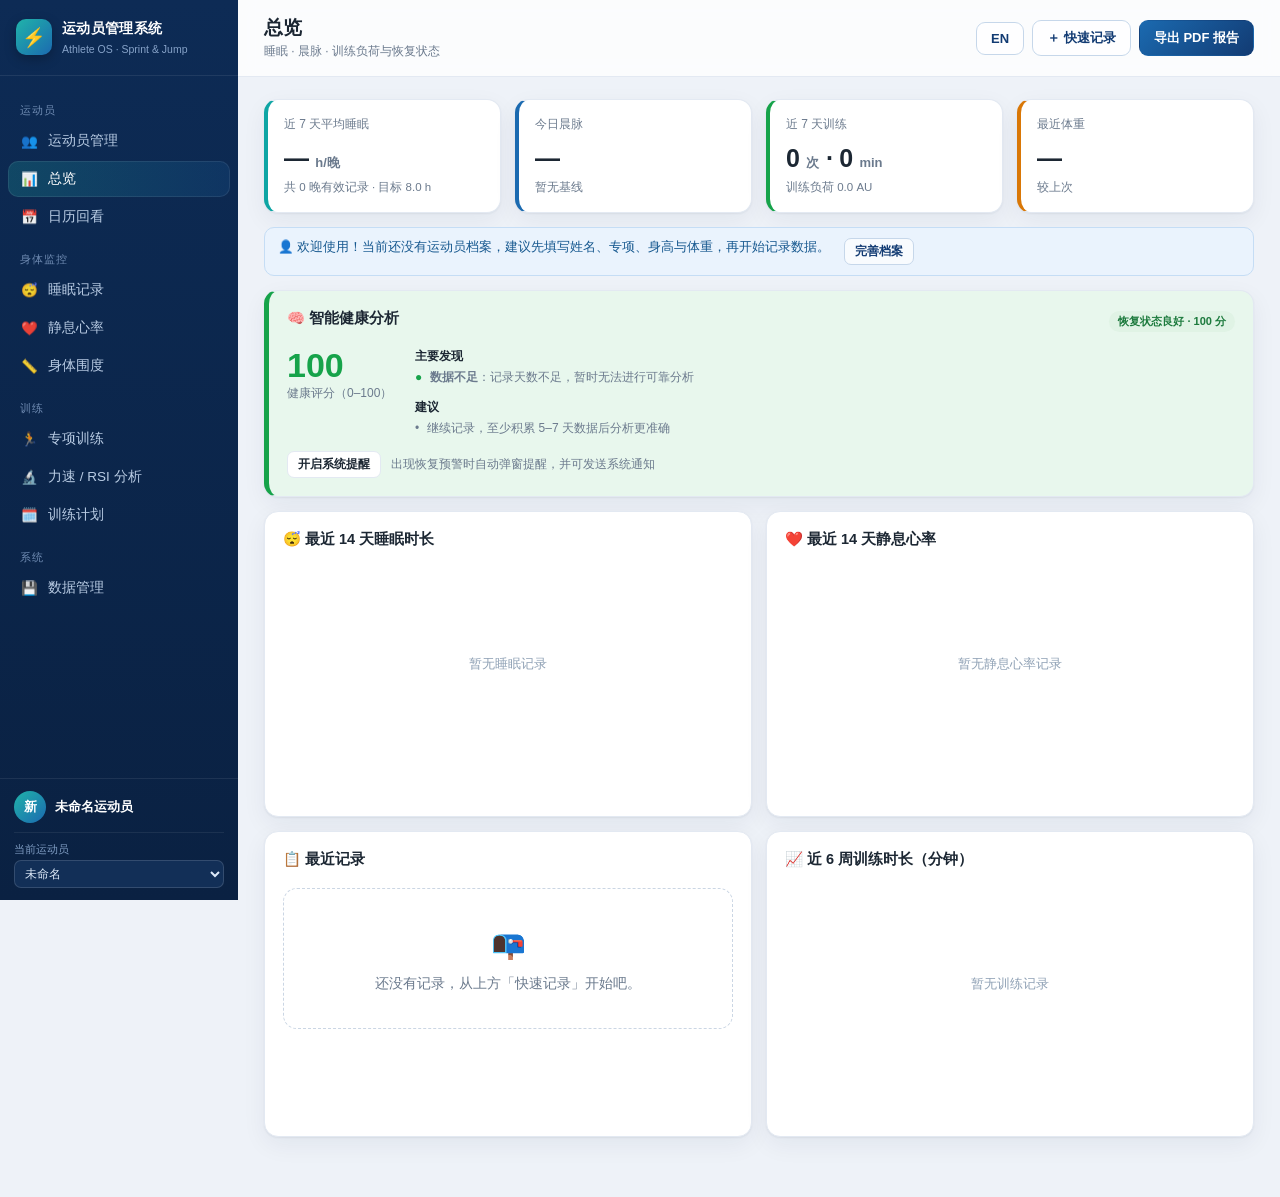
<file: athlete-trainer/index.html>
<!doctype html>
<html lang="zh-CN">
<head>
<meta charset="utf-8">
<meta name="viewport" content="width=device-width, initial-scale=1">
<title>运动员训练管理系统 · Athlete OS</title>
<link rel="stylesheet" href="css/app.css?v=16">
<link rel="icon" href="data:image/svg+xml,<svg xmlns='http://www.w3.org/2000/svg' viewBox='0 0 100 100'><text y='.9em' font-size='90'>⚡</text></svg>">
</head>
<body>
<div id="app">
  <aside class="sidebar">
    <div class="brand">
      <div class="brand-logo">⚡</div>
      <div class="brand-text">
        <div class="brand-name">运动员管理系统</div>
        <div class="brand-sub">Athlete OS · Sprint &amp; Jump</div>
      </div>
    </div>
    <nav class="nav" id="mainNav">
      <div class="nav-group">运动员</div>
      <button class="nav-item" data-view="athletes"><span>👥</span>运动员管理</button>
      <button class="nav-item active" data-view="dashboard"><span>📊</span>总览</button>
      <button class="nav-item" data-view="calendar"><span>📅</span>日历回看</button>
      <div class="nav-group">身体监控</div>
      <button class="nav-item" data-view="sleep"><span>😴</span>睡眠记录</button>
      <button class="nav-item" data-view="heart"><span>❤️</span>静息心率</button>
      <button class="nav-item" data-view="body"><span>📏</span>身体围度</button>
      <div class="nav-group">训练</div>
      <button class="nav-item" data-view="training"><span>🏃</span>专项训练</button>
      <button class="nav-item" data-view="analysis"><span>🔬</span>力速 / RSI 分析</button>
      <button class="nav-item" data-view="plans"><span>🗓️</span>训练计划</button>
      <div class="nav-group">系统</div>
      <button class="nav-item" data-view="data"><span>💾</span>数据管理</button>
    </nav>
    <div class="sidebar-foot">
      <div class="ath-mini" id="athMini"></div>
      <label class="ath-switch"><span>当前运动员</span><select id="athSwitch"></select></label>
    </div>
  </aside>

  <main class="main">
    <header class="topbar">
      <div class="page-title-wrap">
        <h1 id="pageTitle">总览</h1>
        <div class="page-sub" id="pageSub">最近 7 天训练与恢复状态</div>
      </div>
      <div class="topbar-actions">
        <button class="btn btn-ghost" id="btnLang" title="中英文切换 / Switch language">EN</button>
        <button class="btn btn-ghost" id="btnQuickAdd">＋ 快速记录</button>
        <button class="btn btn-primary" id="btnExportPdf">导出 PDF 报告</button>
      </div>
    </header>

    <div class="view active" id="view-dashboard"><div class="page-content" id="content-dashboard"></div></div>
    <div class="view" id="view-athletes"><div class="page-content" id="content-athletes"></div></div>
    <div class="view" id="view-calendar"><div class="page-content" id="content-calendar"></div></div>
    <div class="view" id="view-sleep"><div class="page-content" id="content-sleep"></div></div>
    <div class="view" id="view-heart"><div class="page-content" id="content-heart"></div></div>
    <div class="view" id="view-training"><div class="page-content" id="content-training"></div></div>
    <div class="view" id="view-body"><div class="page-content" id="content-body"></div></div>
    <div class="view" id="view-analysis"><div class="page-content" id="content-analysis"></div></div>
    <div class="view" id="view-plans"><div class="page-content" id="content-plans"></div></div>
    <div class="view" id="view-data"><div class="page-content" id="content-data"></div></div>
  </main>
</div>

<div id="quickAddMenu" class="quick-menu hidden">
  <button data-qa="sleep">😴 睡眠记录</button>
  <button data-qa="heart">❤️ 静息心率</button>
  <button data-qa="training">🏃 专项训练</button>
  <button data-qa="body">📏 身体围度</button>
  <button data-qa="profile">👤 运动员档案</button>
</div>

<div id="modalRoot"></div>
<div id="toastRoot"></div>

<script src="vendor/pdf-lib.min.js?v=16"></script>
<script src="js/store.js?v=16"></script>
<script src="js/charts.js?v=16"></script>
<script src="js/analytics.js?v=16"></script>
<script src="js/ui.js?v=16"></script>
<script src="js/i18n.js?v=16"></script>
<script src="js/views.js?v=16"></script>
<script src="js/analysis-views.js?v=16"></script>
<script src="js/pdf.js?v=16"></script>
<script src="js/main.js?v=16"></script>
</body>
</html>
</file>
<file: athlete-trainer/css/app.css>
:root{
  --bg:#eef2f8;
  --card:#ffffff;
  --line:#e3e9f2;
  --ink:#1c2733;
  --muted:#6b7a8d;
  --brand:#123b73;
  --brand2:#1b6ab0;
  --accent:#0ea5a4;
  --warn:#d97706;
  --danger:#dc2626;
  --ok:#16a34a;
  --shadow:0 1px 2px rgba(16,40,75,.06),0 8px 24px rgba(16,40,75,.06);
  --radius:14px;
  --radius-sm:9px;
  --font:-apple-system,BlinkMacSystemFont,"PingFang SC","Hiragino Sans GB","Microsoft YaHei","Segoe UI",Roboto,sans-serif;
}
*{box-sizing:border-box}
html,body{margin:0;padding:0;height:100%}
body{font-family:var(--font);background:var(--bg);color:var(--ink);font-size:14px;line-height:1.55}
button{font-family:inherit}
input,select,textarea{font-family:inherit;font-size:14px}
a{color:var(--brand2);text-decoration:none}
h1,h2,h3,h4{margin:0 0 8px;line-height:1.25}
.hidden{display:none!important}
#app{display:flex;min-height:100vh}

/* ---------- Sidebar ---------- */
.sidebar{width:238px;flex:0 0 238px;background:linear-gradient(180deg,#0d2b55 0%,#0a2142 100%);color:#c9d9ef;display:flex;flex-direction:column;position:sticky;top:0;height:100vh;overflow:auto}
.brand{display:flex;gap:10px;align-items:center;padding:18px 16px;color:#fff;border-bottom:1px solid rgba(255,255,255,.08)}
.brand-logo{width:36px;height:36px;border-radius:10px;background:linear-gradient(135deg,#20b3aa,#1b6ab0);display:flex;align-items:center;justify-content:center;font-size:19px;box-shadow:0 4px 12px rgba(0,0,0,.25)}
.brand-name{font-size:14px;font-weight:700;letter-spacing:.3px}
.brand-sub{font-size:10.5px;color:#87a3c9;margin-top:1px}
.nav{padding:10px 8px 20px;flex:1}
.nav-group{margin:16px 12px 4px;font-size:11px;color:#6f8bb2;letter-spacing:.08em}
.nav-item{display:flex;width:100%;align-items:center;gap:10px;border:0;background:transparent;color:#b9cce4;font-size:13.5px;padding:9px 12px;border-radius:10px;cursor:pointer;text-align:left;margin-bottom:2px}
.nav-item span{width:18px;text-align:center;opacity:.95}
.nav-item:hover{background:rgba(255,255,255,.07);color:#fff}
.nav-item.active{background:linear-gradient(90deg,rgba(32,179,170,.22),rgba(27,106,176,.18));color:#fff;box-shadow:inset 0 0 0 1px rgba(255,255,255,.08)}
.sidebar-foot{padding:12px 14px;border-top:1px solid rgba(255,255,255,.08)}
.ath-mini{display:flex;align-items:center;gap:9px}
.ath-avatar{width:32px;height:32px;border-radius:50%;background:linear-gradient(135deg,#20b3aa,#1b6ab0);color:#fff;display:flex;align-items:center;justify-content:center;font-weight:700;font-size:13px;flex:0 0 32px}
.ath-mini .t1{font-size:13px;font-weight:600;color:#fff;line-height:1.2}
.ath-mini .t2{font-size:11px;color:#89a7cd}
.ath-switch{display:block;margin-top:9px;padding-top:8px;border-top:1px solid rgba(255,255,255,.07)}
.ath-switch span{display:block;font-size:10.5px;color:#7f9cc2;margin-bottom:3px}
.ath-switch select{width:100%;background:#122f57;color:#dce9f8;border:1px solid rgba(255,255,255,.14);border-radius:7px;padding:5px 6px;font-size:12px;outline:none}
.ath-switch select:focus{border-color:#20b3aa}

/* ---------- Main ---------- */
.main{flex:1;min-width:0;display:flex;flex-direction:column}
.topbar{display:flex;align-items:center;justify-content:space-between;gap:14px;padding:16px 26px;background:rgba(255,255,255,.75);backdrop-filter:blur(8px);border-bottom:1px solid var(--line);position:sticky;top:0;z-index:20}
.page-title-wrap h1{font-size:19px;margin:0 0 2px}
.page-sub{font-size:12px;color:var(--muted)}
.topbar-actions{display:flex;gap:8px;align-items:center;flex-wrap:wrap}
.view{display:none}
.view.active{display:block;animation:fadein .18s ease}
@keyframes fadein{from{opacity:0;transform:translateY(3px)}to{opacity:1;transform:none}}
.page-content{padding:22px 26px 60px;max-width:1280px;margin:0 auto}

/* ---------- Buttons ---------- */
.btn{border:1px solid var(--line);background:#fff;color:var(--ink);border-radius:9px;padding:8px 14px;cursor:pointer;font-size:13px;font-weight:600;transition:all .12s}
.btn:hover{border-color:#c6d2e0;background:#f8fafd}
.btn-primary{background:linear-gradient(135deg,#1b6ab0,#123b73);border-color:transparent;color:#fff}
.btn-primary:hover{filter:brightness(1.12);background:linear-gradient(135deg,#1b6ab0,#123b73)}
.btn-accent{background:linear-gradient(135deg,#20b3aa,#0e8f86);border-color:transparent;color:#fff}
.btn-accent:hover{filter:brightness(1.08)}
.btn-ghost{border-color:#c6d7ea;color:var(--brand);background:rgba(255,255,255,.7)}
.btn-danger{color:var(--danger);border-color:#f2c9c9;background:#fff}
.btn-danger:hover{background:#fdf2f2}
.btn-sm{padding:4px 10px;font-size:12px;border-radius:7px}
.btn:disabled{opacity:.5;cursor:not-allowed}
.icon-btn{border:1px solid var(--line);background:#fff;width:30px;height:30px;border-radius:8px;cursor:pointer;font-size:13px;color:var(--muted);display:inline-flex;align-items:center;justify-content:center}
.icon-btn:hover{border-color:#c6d2e0;color:var(--ink)}

/* ---------- Cards / grids ---------- */
.card{background:var(--card);border:1px solid var(--line);border-radius:var(--radius);box-shadow:var(--shadow);padding:18px}
.card h3{font-size:14.5px;display:flex;align-items:center;gap:7px}
.card-head{display:flex;align-items:center;justify-content:space-between;gap:10px;margin-bottom:12px}
.grid{display:grid;gap:14px}
.g-stats{grid-template-columns:repeat(auto-fit,minmax(185px,1fr))}
.g-2{grid-template-columns:repeat(auto-fit,minmax(340px,1fr))}
.g-3{grid-template-columns:repeat(auto-fit,minmax(280px,1fr))}
.stat{padding:15px 16px}
.stat .label{font-size:12px;color:var(--muted);display:flex;justify-content:space-between;align-items:center}
.stat .value{font-size:25px;font-weight:800;margin:5px 0 1px;font-variant-numeric:tabular-nums;letter-spacing:-.3px}
.stat .value small{font-size:13px;font-weight:600;color:var(--muted);letter-spacing:0}
.stat .hint{font-size:11.5px;color:var(--muted)}
.stat .delta-up{color:var(--danger)}
.stat .delta-down{color:var(--ok)}
.stat .delta-flat{color:var(--muted)}
.stat.accent-left{border-left:4px solid var(--brand2)}
.stat.accent-green{border-left:4px solid var(--ok)}
.stat.accent-teal{border-left:4px solid var(--accent)}
.stat.accent-amber{border-left:4px solid var(--warn)}
.empty{padding:34px 20px;text-align:center;color:var(--muted);background:#fff;border:1px dashed #cbd6e4;border-radius:var(--radius)}
.empty .big{font-size:28px;margin-bottom:6px}
.chart-box{width:100%;height:230px;position:relative}
.chart-box.tall{height:280px}
.chart-box.short{height:190px}
.chart-box canvas{position:absolute;inset:0;width:100%;height:100%}
.legend{display:flex;gap:12px;flex-wrap:wrap;font-size:12px;color:var(--muted);margin-top:8px}
.legend .dot{width:9px;height:9px;border-radius:3px;display:inline-block;margin-right:5px}

/* ---------- Tables ---------- */
.table-wrap{overflow:auto;border:1px solid var(--line);border-radius:11px}
table.data{width:100%;border-collapse:collapse;font-size:13px;background:#fff}
table.data th{background:#f6f9fd;color:#42536b;text-align:left;font-size:11.5px;letter-spacing:.03em;padding:9px 12px;white-space:nowrap;border-bottom:1px solid var(--line);position:sticky;top:0}
table.data td{padding:9px 12px;border-bottom:1px solid #edf1f7;vertical-align:top}
table.data tr:last-child td{border-bottom:0}
table.data tr:hover td{background:#fafcff}
table.data .num{font-variant-numeric:tabular-nums;text-align:right}
table.data .actions{white-space:nowrap;width:1%;text-align:right}
.pill{display:inline-block;padding:2px 9px;border-radius:20px;font-size:11px;font-weight:600;white-space:nowrap}
.pill.blue{background:#e5f0fb;color:#16588f}
.pill.teal{background:#dbf4f2;color:#0c7974}
.pill.green{background:#e0f3e5;color:#1c7a3d}
.pill.amber{background:#fdeed8;color:#a05b08}
.pill.red{background:#fbe3e3;color:#b32020}
.pill.gray{background:#edf0f5;color:#5c6b80}
.pill.purple{background:#ece6f9;color:#6246b0}

/* ---------- Forms ---------- */
.form-grid{display:grid;grid-template-columns:repeat(auto-fit,minmax(150px,1fr));gap:10px 12px}
.field{display:flex;flex-direction:column;gap:4px;min-width:0}
.field.full{grid-column:1/-1}
.field label{font-size:12px;color:#506079;font-weight:600}
.field input,.field select,.field textarea{border:1px solid #d5deea;border-radius:8px;padding:8px 10px;background:#fff;color:var(--ink);outline:none;min-width:0}
.field input:focus,.field select:focus,.field textarea:focus{border-color:var(--brand2);box-shadow:0 0 0 3px rgba(27,106,176,.12)}
.field textarea{resize:vertical;min-height:70px}
.field .unit{position:relative}
.hint-text{font-size:11.5px;color:var(--muted)}

/* ---------- Modal ---------- */
.modal-backdrop{position:fixed;inset:0;background:rgba(12,25,45,.45);backdrop-filter:blur(2px);z-index:100;display:flex;align-items:flex-start;justify-content:center;padding:5vh 14px;overflow:auto;animation:fadein .14s ease}
.modal{background:#fff;border-radius:16px;box-shadow:0 20px 60px rgba(10,25,50,.25);width:min(620px,96vw);max-height:90vh;display:flex;flex-direction:column}
.modal.wide{width:min(860px,97vw)}
.modal-head{display:flex;justify-content:space-between;align-items:center;padding:16px 20px 12px;border-bottom:1px solid var(--line)}
.modal-head h3{margin:0;font-size:16px}
.modal-body{padding:18px 20px;overflow:auto}
.modal-foot{display:flex;justify-content:flex-end;gap:8px;padding:12px 20px 16px;border-top:1px solid var(--line)}
.close-x{border:0;background:transparent;font-size:19px;color:var(--muted);cursor:pointer;width:30px;height:30px;border-radius:8px}
.close-x:hover{background:#f2f5f9;color:var(--ink)}
.modal .form-actions{margin-top:14px;display:flex;justify-content:flex-end;gap:8px}

/* ---------- Calendar ---------- */
.cal-head{display:flex;align-items:center;justify-content:space-between;flex-wrap:wrap;gap:10px}
.cal-month-nav{display:flex;align-items:center;gap:6px}
.cal-month-nav .month-label{font-size:15px;font-weight:700;min-width:110px;text-align:center}
.cal-grid{display:grid;grid-template-columns:repeat(7,1fr);gap:6px}
.cal-dow{font-size:11px;color:var(--muted);text-align:center;font-weight:700;padding:4px 0}
.cal-cell{min-height:92px;background:#fff;border:1px solid var(--line);border-radius:10px;padding:6px 6px 4px;cursor:pointer;transition:all .12s;display:flex;flex-direction:column;gap:3px}
.cal-cell:hover{border-color:#a9c3e0;box-shadow:0 3px 10px rgba(20,60,120,.08)}
.cal-cell.other{background:#f7f9fc;opacity:.55}
.cal-cell.today{border-color:var(--accent);box-shadow:0 0 0 2px rgba(32,179,170,.18)}
.cal-cell.selected{border-color:var(--brand2);background:#f2f7fd}
.cal-date{font-size:12px;font-weight:700;color:#37475c;display:flex;justify-content:space-between;align-items:center}
.cal-date .plan-badge{width:7px;height:7px;border-radius:50%;background:#8b9ab1}
.cal-date .plan-badge.done{background:var(--ok)}
.cal-dots{display:flex;flex-wrap:wrap;gap:3px}
.cal-dots i{width:8px;height:8px;border-radius:50%;display:inline-block}
.cal-dots i.sleep{background:#6d5bd0}
.cal-dots i.heart{background:#e25563}
.cal-dots i.training{background:#1b6ab0}
.cal-dots i.body{background:#f2a03d}
.cal-dots i.plan{background:#18a058;box-shadow:inset 0 0 0 2px #fff}
.cal-cell .cal-sum{font-size:10px;color:#8a9aad;margin-top:auto;overflow:hidden;text-overflow:ellipsis;white-space:nowrap}
.cal-legend{display:flex;gap:12px;font-size:11.5px;color:var(--muted);align-items:center;flex-wrap:wrap}
.cal-legend i{width:9px;height:9px;border-radius:50%;display:inline-block;margin-right:4px;vertical-align:-1px}

/* ---------- Tabs ---------- */
.tabs{display:flex;gap:4px;border-bottom:1px solid var(--line);margin-bottom:16px}
.tab{padding:8px 15px;border:0;background:transparent;font-size:13px;color:var(--muted);cursor:pointer;border-bottom:2px solid transparent;font-weight:600}
.tab.active{color:var(--brand);border-bottom-color:var(--brand2)}
.sub-tabs{display:flex;gap:6px;margin-bottom:16px}
.sub-tab{padding:7px 13px;border-radius:9px;font-size:12.5px;font-weight:600;border:1px solid var(--line);background:#fff;color:#51627a;cursor:pointer}
.sub-tab.active{background:var(--brand);border-color:var(--brand);color:#fff}

/* ---------- Timeline / lists ---------- */
.day-detail-card{margin-bottom:10px;border:1px solid var(--line);border-radius:11px;background:#fff}
.day-detail-card .dd-head{display:flex;align-items:center;gap:8px;padding:8px 12px;border-bottom:1px solid #eef2f7;font-weight:700;font-size:12.5px}
.dd-body{padding:10px 12px;font-size:13px;white-space:pre-wrap}
.dd-body .kv{display:flex;gap:8px;flex-wrap:wrap;margin-bottom:5px;font-size:12px;color:#51627a}
.kv b{color:var(--ink);font-weight:600}
.mini-row{display:flex;align-items:center;gap:8px;font-size:12px;color:var(--muted);padding:3px 0}
.recent-list{display:flex;flex-direction:column}
.recent-item{display:flex;align-items:center;gap:12px;padding:9px 4px;border-bottom:1px dashed #e6ebf2;font-size:13px}
.recent-item:last-child{border-bottom:0}
.recent-item .ic{width:30px;height:30px;border-radius:9px;display:flex;align-items:center;justify-content:center;flex:0 0 30px;font-size:14px}
.recent-item .date{color:var(--muted);font-size:11.5px;min-width:52px}
.recent-item .main{flex:1;min-width:0;overflow:hidden;text-overflow:ellipsis;white-space:nowrap}

/* ---------- Analysis ---------- */
.kv-grid{display:grid;grid-template-columns:repeat(auto-fit,minmax(140px,1fr));gap:10px}
.kv-item{background:#f7fafd;border:1px solid #e6edf6;border-radius:10px;padding:10px 12px}
.kv-item .k{font-size:11px;color:var(--muted)}
.kv-item .v{font-size:18px;font-weight:800;margin-top:2px}
.kv-item .v small{font-size:11px;color:var(--muted);font-weight:500}
.score-scale{height:14px;border-radius:9px;overflow:hidden;display:flex;margin-top:4px}
.score-scale i{flex:1;display:block}
.bench-table td:first-child{font-weight:600}

/* ---------- Data mgmt ---------- */
.data-card{display:flex;justify-content:space-between;align-items:center;gap:14px;padding:15px 16px}
.data-card .dc-title{font-weight:700;font-size:13.5px}
.data-card .dc-sub{font-size:11.5px;color:var(--muted);margin-top:2px}
.toolbar{display:flex;flex-wrap:wrap;gap:8px;align-items:center;margin-bottom:14px}
.toolbar .spacer{flex:1}
.seg{display:inline-flex;border:1px solid var(--line);background:#fff;border-radius:9px;overflow:hidden}
.seg button{border:0;background:transparent;padding:6px 12px;font-size:12.5px;cursor:pointer;color:#51627a;font-weight:600}
.seg button.active{background:#eaf2fb;color:var(--brand)}

/* ---------- Toasts / quick menu ---------- */
#toastRoot{position:fixed;right:18px;bottom:18px;z-index:200;display:flex;flex-direction:column;gap:8px}
.toast{background:#123040;color:#fff;padding:10px 16px;border-radius:10px;box-shadow:0 8px 24px rgba(0,0,0,.2);font-size:13px;animation:toastin .2s ease}
.toast.ok{background:#0d6b45}
.toast.err{background:#a43030}
@keyframes toastin{from{opacity:0;transform:translateY(8px)}to{opacity:1;transform:none}}
#quickAddMenu{position:fixed;top:63px;right:190px;background:#fff;border:1px solid var(--line);border-radius:12px;box-shadow:0 16px 44px rgba(15,35,70,.18);z-index:90;display:flex;flex-direction:column;padding:6px;min-width:170px}
#quickAddMenu button{display:flex;gap:9px;border:0;background:transparent;text-align:left;padding:9px 12px;font-size:13px;border-radius:8px;cursor:pointer}
#quickAddMenu button:hover{background:#f1f6fc}

/* ---------- Misc ---------- */
.muted{color:var(--muted)}
.small{font-size:12px}
.bold{font-weight:700}
.mono{font-variant-numeric:tabular-nums}
.row{display:flex;gap:10px;align-items:center;flex-wrap:wrap}
.alert{border-radius:10px;padding:10px 13px;font-size:12.5px;display:flex;gap:8px;align-items:flex-start;border:1px solid}
.alert.warn{background:#fff7e8;border-color:#f2dfb8;color:#8a5a0a}
.alert.info{background:#eaf3fd;border-color:#c5ddf5;color:#16588f}
.alert.danger{background:#fdeaec;border-color:#f3c7cb;color:#a4202a}
.tagline{font-size:12px;color:var(--muted);background:#f6f9fd;border-left:3px solid var(--brand2);padding:8px 12px;border-radius:0 8px 8px 0;margin:10px 0}
.formula{background:#f4f7fb;border:1px solid #e1e9f3;border-radius:8px;padding:8px 11px;font-size:12.5px;color:#35475e;margin:6px 0}
.kgrid-lines{display:grid;grid-template-columns:auto 1fr;gap:3px 12px;font-size:12.5px}
.print-hide{display:block}
footer.credit{margin-top:26px;font-size:11px;color:#9aa9ba;text-align:center}

@media (max-width:900px){
  #app{flex-direction:column}
  .sidebar{width:100%;flex:none;height:auto;position:relative;flex-direction:row;overflow:visible}
  .brand{padding:12px 14px;border-bottom:0}
  .nav{display:none}
  .sidebar-foot{display:none}
  .topbar{flex-wrap:wrap;padding:12px 16px}
  .page-content{padding:14px 14px 40px}
  #quickAddMenu{right:14px;top:120px}
}
</file>
